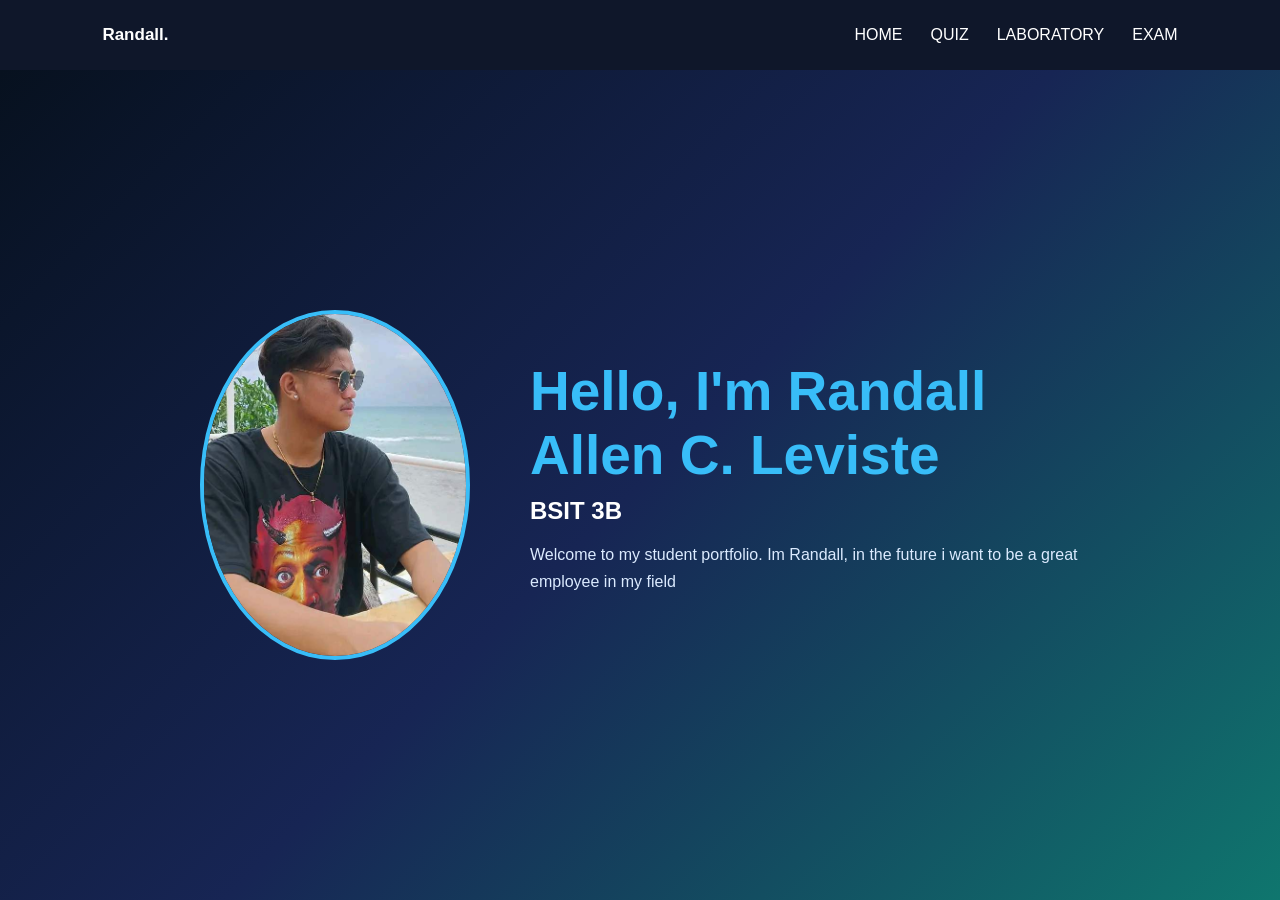
<file: index.html>
<!DOCTYPE html>
<html lang="en">

<head>
    <meta charset="UTF-8">
    <meta name="viewport" content="width=device-width, initial-scale=1.0">

    <title>Randall | Portfolio</title>

    <link rel="stylesheet" href="style.css">
</head>

<body>

<header>

    <div class="logo">
        Randall.
    </div>

    <nav>
        <a href="index.html">HOME</a>
        <a href="quiz.html">QUIZ</a>
        <a href="laboratory.html">LABORATORY</a>
        <a href="exam.html">EXAM</a>
    </nav>

</header>


<section class="home">

    <div class="profile">

        <img src="Picture.jpg" alt="My Profile">

    </div>


    <div class="home-text">

        <h1>
            Hello, I'm Randall Allen C. Leviste
        </h1>

        <h2>
            BSIT 3B
        </h2>

        <p>
            Welcome to my student portfolio.
            Im Randall, in the future i want to
            be a great employee in my field
        </p>

       

    </div>

</section>

</body>
</html>
</file>
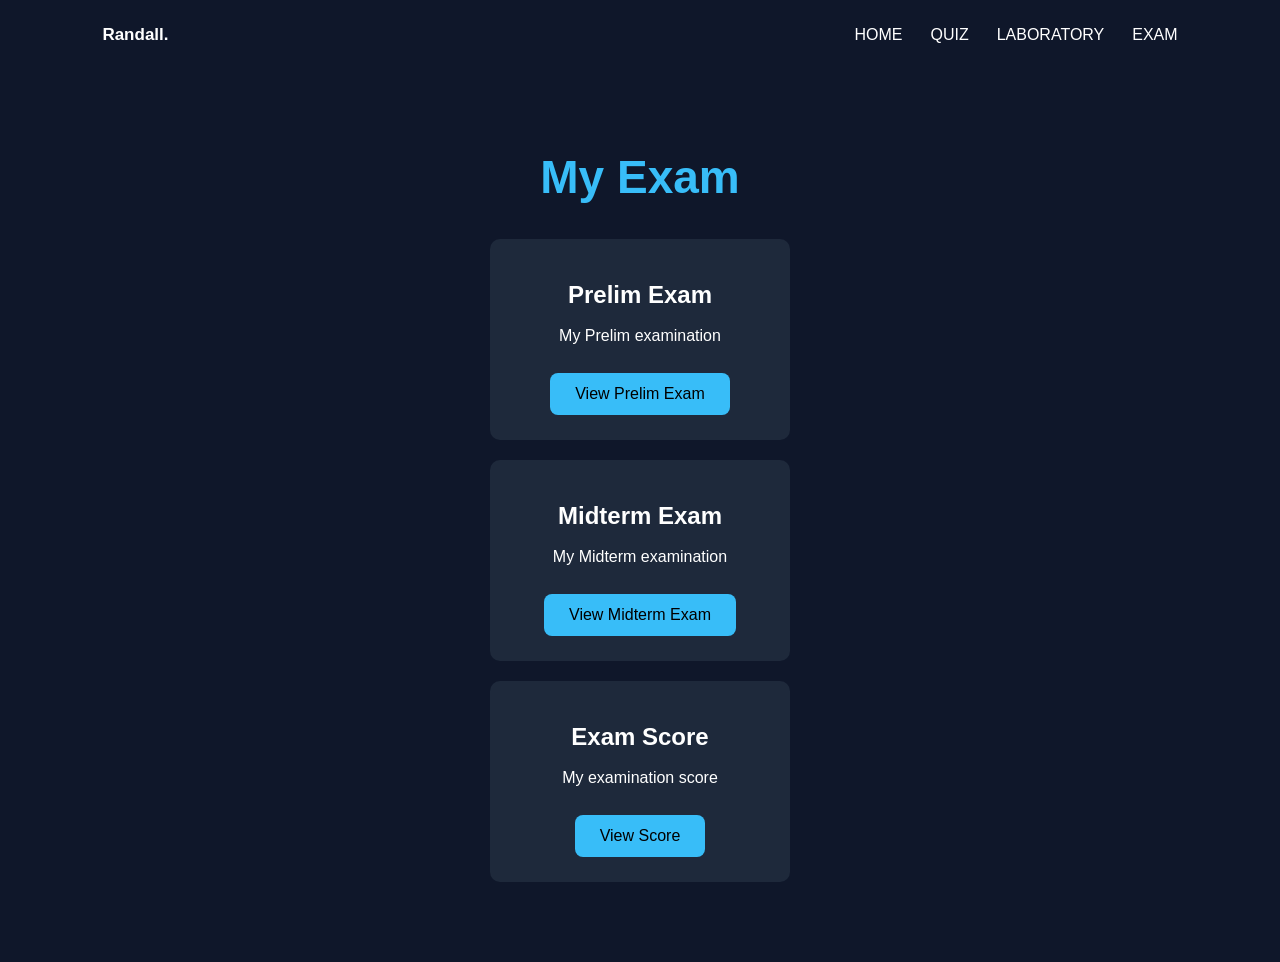
<file: exam.html>
<!DOCTYPE html>
<html lang="en">

<head>

    <meta charset="UTF-8">

    <meta name="viewport"
          content="width=device-width, initial-scale=1.0">

    <title>Exam | Randall</title>

    <link rel="stylesheet" href="style.css">

</head>


<body>
    
<header>

    <div class="logo">
        Randall.
    </div>

    <nav>

        <a href="index.html">
            HOME
        </a>

        <a href="quiz.html">
            QUIZ
        </a>

        <a href="laboratory.html">
            LABORATORY
        </a>

        <a href="exam.html">
            EXAM
        </a>

    </nav>

</header>


<main class="page">

    <h1 class="page-title">
        My Exam
    </h1>


    <div class="cards">


        <!-- PRELIM -->

        <div class="card">

            <h2>
                Prelim Exam
            </h2>

            <p>
                My Prelim examination
            </p>

            <a
                href="#"
                class="button"
                onclick="openPrelim()">

                View Prelim Exam

            </a>

        </div>


        <!-- MIDTERM -->

        <div class="card">

            <h2>
                Midterm Exam
            </h2>

            <p>
                My Midterm examination
            </p>

            <a
                href="#"
                class="button"
                onclick="openMidterm()">

                View Midterm Exam

            </a>

        </div>


        <!-- EXAM SCORE -->

        <div class="card">

            <h2>
                Exam Score
            </h2>

            <p>
                My examination score
            </p>

            <a
                href="#"
                class="button"
                onclick="showExamScore()">

                View Score

            </a>

        </div>


    </div>

</main>


<script>

function openPrelim() {

    alert("Prelim Exam opened!");

}


function openMidterm() {

    alert("Midterm Exam opened!");

}


function showExamScore() {

    alert("Exam Score: 92 / 100");

}

</script>


</body>
</html>
</file>
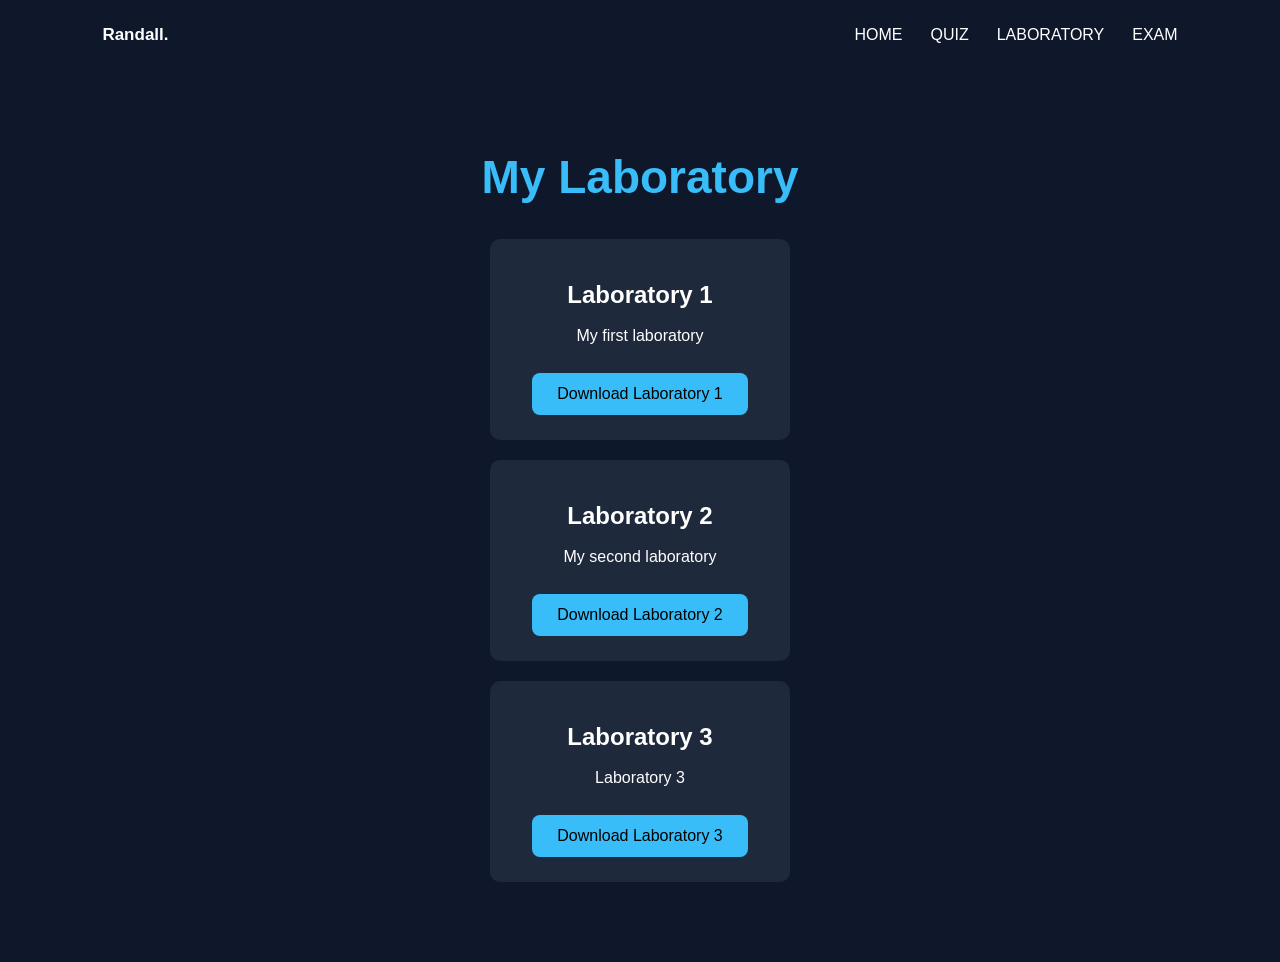
<file: laboratory.html>
<!DOCTYPE html>
<html lang="en">

<head>

    <meta charset="UTF-8">

    <meta name="viewport"
          content="width=device-width, initial-scale=1.0">

    <title>Laboratory | Randall</title>

    <link rel="stylesheet" href="style.css">

</head>


<body>

<header>

    <div class="logo">
        Randall.
    </div>

    <nav>

        <a href="index.html">
            HOME
        </a>

        <a href="quiz.html">
            QUIZ
        </a>

        <a href="laboratory.html">
            LABORATORY
        </a>

        <a href="exam.html">
            EXAM
        </a>

    </nav>

</header>


<main class="page">

    <h1 class="page-title">
        My Laboratory
    </h1>


    <div class="cards">


        <!-- LABORATORY 1 -->

        <div class="card">

            <h2>
                Laboratory 1
            </h2>

            <p>
                My first laboratory
            </p>

            <a
                href="files/LEVISTE-LAB1.pdf"
                class="button"
                onclick="openLab1()" >

                Download Laboratory 1
            </a>
               
        </div>


        <!-- LABORATORY 2 -->

        <div class="card">

            <h2>
                Laboratory 2
            </h2>

            <p>
                My second laboratory
            </p>

            <a
                href="files/LEVISTE-UBUNTU.pdf"
                class="button"
                onclick="openLab2()">

                Download Laboratory 2
            </a>

        </div>


        <!-- SCORE -->

        <div class="card">

            <h2>
                Laboratory 3
            </h2>

            <p>
                Laboratory 3
            </p>

            <a
                href="picture.png"
                class="button"
                onclick="openLab3()">

                
                Download Laboratory 3
            </a>
        </div>


    </div>

</main>


<script>

function openLab1() {

    alert("Laboratory 1 opened!");

}


function openLab2() {

    alert("Laboratory 2 opened!");

}


function showScore() {

    alert("Laboratory Score: 90 / 100");

}

</script>


</body>
</html>
</file>
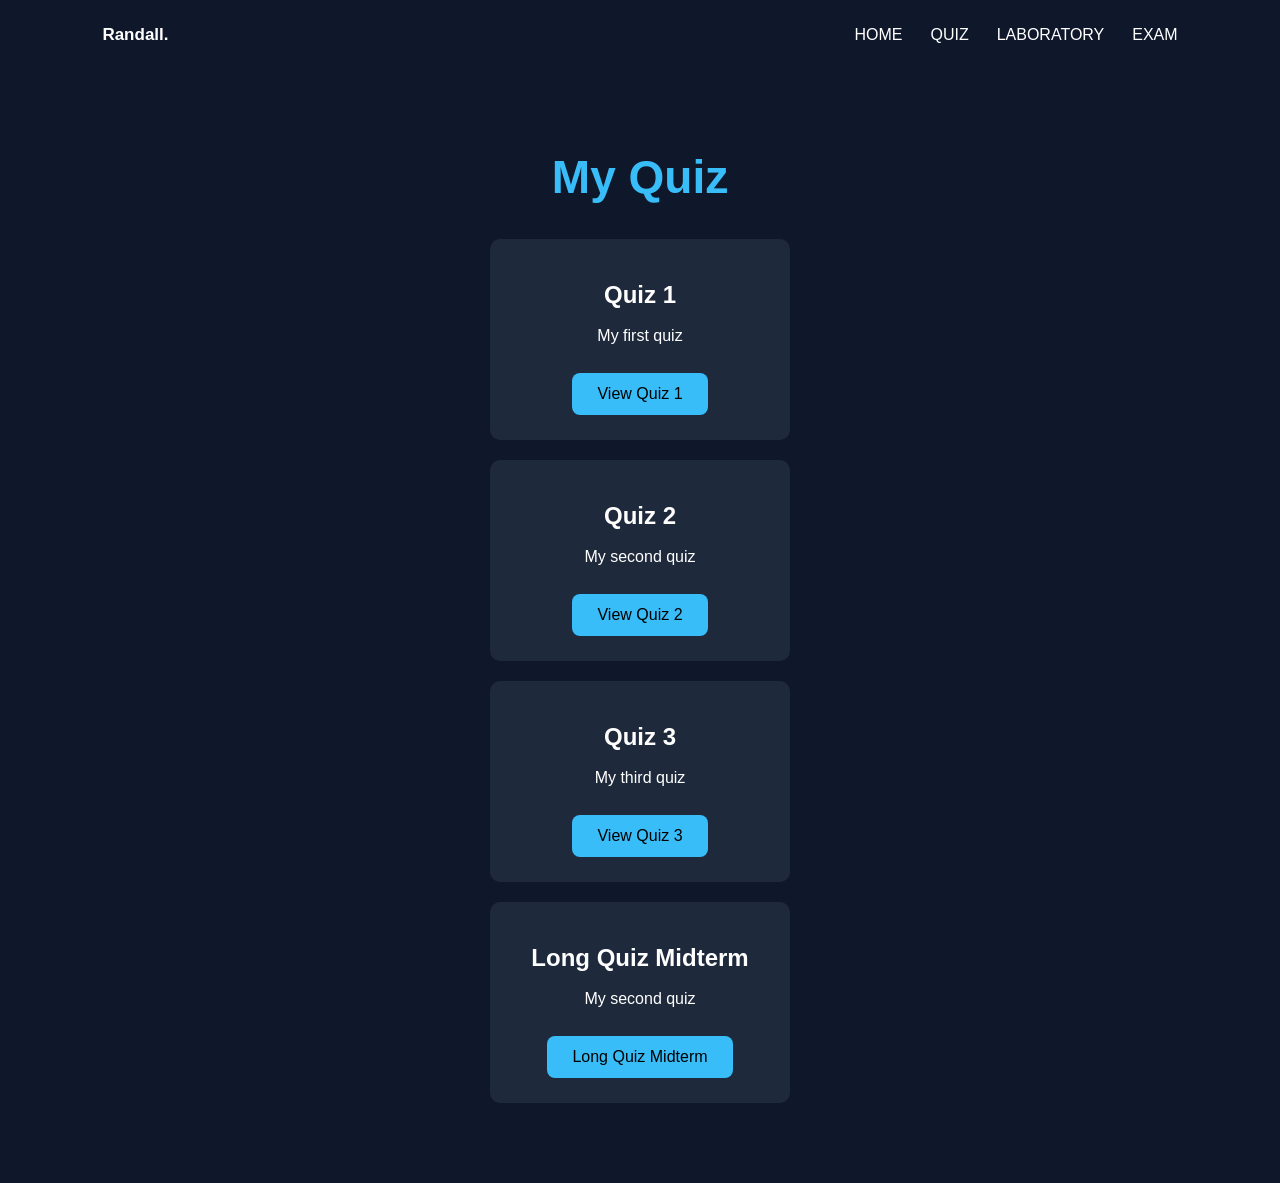
<file: quiz.html>
<!DOCTYPE html>
<html lang="en">

<head>

    <meta charset="UTF-8">

    <meta name="viewport"
          content="width=device-width, initial-scale=1.0">

    <title>Quiz | Randall</title>

    <link rel="stylesheet" href="style.css">

</head>


<body>

<header>

    <div class="logo">
        Randall.
    </div>

    <nav>

        <a href="index.html">
            HOME
        </a>

        <a href="quiz.html">
            QUIZ
        </a>

        <a href="laboratory.html">
            LABORATORY
        </a>

        <a href="exam.html">
            EXAM
        </a>

    </nav>

</header>


<main class="page">

    <h1 class="page-title">
        My Quiz
    </h1>


    <div class="cards">


        <!-- QUIZ 1 -->

        <div class="card">

            <h2>
                Quiz 1
            </h2>

            <p>
                My first quiz
            </p>

            <a
                href="Quiz1.jpg"
                class="button"
                onclick="startQuiz1()">

                View Quiz 1

            </a>

        </div>


        <!-- QUIZ 2 -->

        <div class="card">

            <h2>
                Quiz 2
            </h2>

            <p>
                My second quiz
            </p>

            <a
                href="Quiz2.jpg"
                class="button"
                onclick="startQuiz2()">

                View Quiz 2

            </a>

        </div>


      

        <div class="card">

            <h2>
                Quiz 3
            </h2>

            <p>
                My third quiz
            </p>

            <a
                href="Quiz3.jpg"
                class="button"
                onclick="startQuiz3()">

                View Quiz 3

            </a>
                   


        </div>
              <div class="card">

            <h2>
                Long Quiz Midterm
            </h2>

            <p>
                My second quiz
            </p>

            <a
                href="longquiz.png"
                class="button"
                onclick="startQuiz2()">

                Long Quiz Midterm

            </a>

        </div>


    </div>
                    
      

</main>


<script>

function startQuiz1() {

    alert("Quiz 1 opened!");

}


function startQuiz2() {

    alert("Quiz 2 opened!");

}


function showQuizScore() {

    alert("Quiz Score: 95 / 100");

}

</script>


</body>
</html>
</file>
<file: style.css>
* {
    box-sizing: border-box;
}

body {
    margin: 0;
    font-family: Arial, sans-serif;
    background: #0f172a;
    color: white;
}

/* NAVIGATION */
header {
    height: 70px;
    display: flex;
    align-items: center;
    justify-content: space-between;
    padding: 0 8%;
}

.logo {
    font-size: 17px;
    font-weight: bold;
}

nav {
    display: flex;
    gap: 28px;
}

nav a {
    color: white;
    text-decoration: none;
    font-size: 16px;
}

nav a:hover {
    color: #38bdf8;
}

/* HOME */
.home {
    min-height: calc(100vh - 70px);
    display: flex;
    align-items: center;
    justify-content: center;
    gap: 60px;
    padding: 50px;
    background: linear-gradient(135deg, #07111f, #172554, #0f766e);
}

.profile {
    width: 270px;
    height: 350px;
    border-radius: 50%;
    overflow: hidden;
    border: 4px solid #38bdf8;
}

.profile img {
    width: 100%;
    height: 100%;
    object-fit: cover;
}

.home-text {
    max-width: 550px;
}

.home-text h1 {
    font-size: 55px;
    margin: 0;
    color: #38bdf8;
}

.home-text h2 {
    margin: 10px 0;
}

.home-text p {
    line-height: 1.7;
    color: #dbeafe;
}

.button {
    display: inline-block;
    margin-top: 15px;
    padding: 12px 25px;
    background: #38bdf8;
    color: #000;
    text-decoration: none;
    border-radius: 8px;
}

/* OTHER PAGES */
.page {
    width: 90%;
    max-width: 900px;
    margin: 80px auto;
}

.page-title {
    text-align: center;
    color: #38bdf8;
    font-size: 46px;
    margin-bottom: 35px;
}

/* CARDS */
.cards {
    display: flex;
    flex-direction: column;
    align-items: center;
    gap: 20px;
}

.card {
    width: 300px;
    background: #1e293b;
    padding: 42px 30px 25px;
    text-align: center;
    border-radius: 10px;
}

.card h2 {
    margin: 0 0 18px;
    font-size: 24px;
}

.card p {
    margin-bottom: 28px;
}

.card .button {
    margin-top: 0;
    border: none;
    cursor: pointer;
    font-size: 16px;
}

/* QUIZ / EXAM */
.question {
    background: #1e293b;
    padding: 25px;
    margin: 20px auto;
    border-radius: 10px;
    max-width: 650px;
}

.question h3 {
    margin-top: 0;
}

.question label {
    display: block;
    margin: 12px 0;
}

.submit {
    display: block;
    margin: 25px auto;
    padding: 12px 25px;
    background: #38bdf8;
    border: none;
    border-radius: 8px;
    cursor: pointer;
    font-size: 16px;
}

.result {
    text-align: center;
    color: #38bdf8;
    font-size: 20px;
    font-weight: bold;
}

/* MOBILE */
@media (max-width: 700px) {

    header {
        height: auto;
        padding: 20px;
        flex-direction: column;
        gap: 20px;
    }

    nav {
        gap: 15px;
        flex-wrap: wrap;
        justify-content: center;
    }

    .home {
        flex-direction: column;
        text-align: center;
        padding: 40px 20px;
    }

    .home-text h1 {
        font-size: 40px;
    }

    .profile {
        width: 220px;
        height: 280px;
    }
}
</file>
